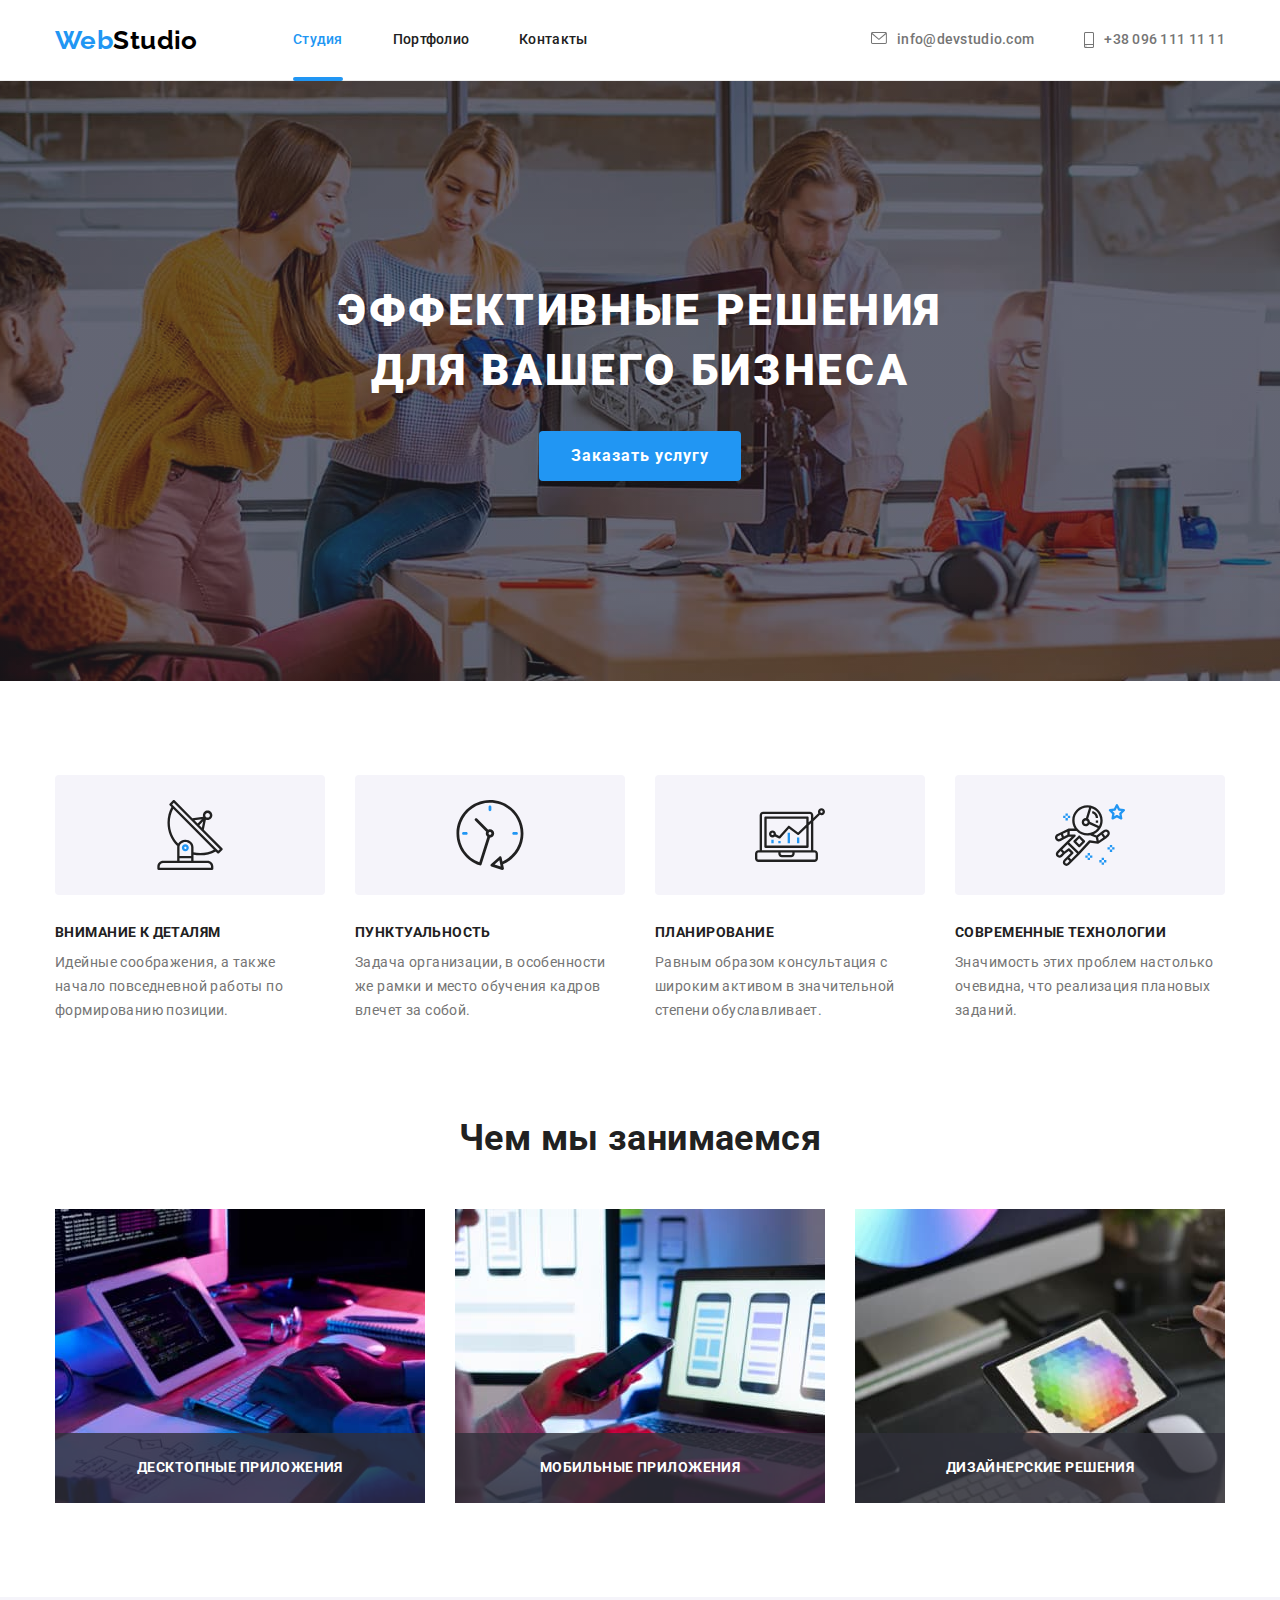
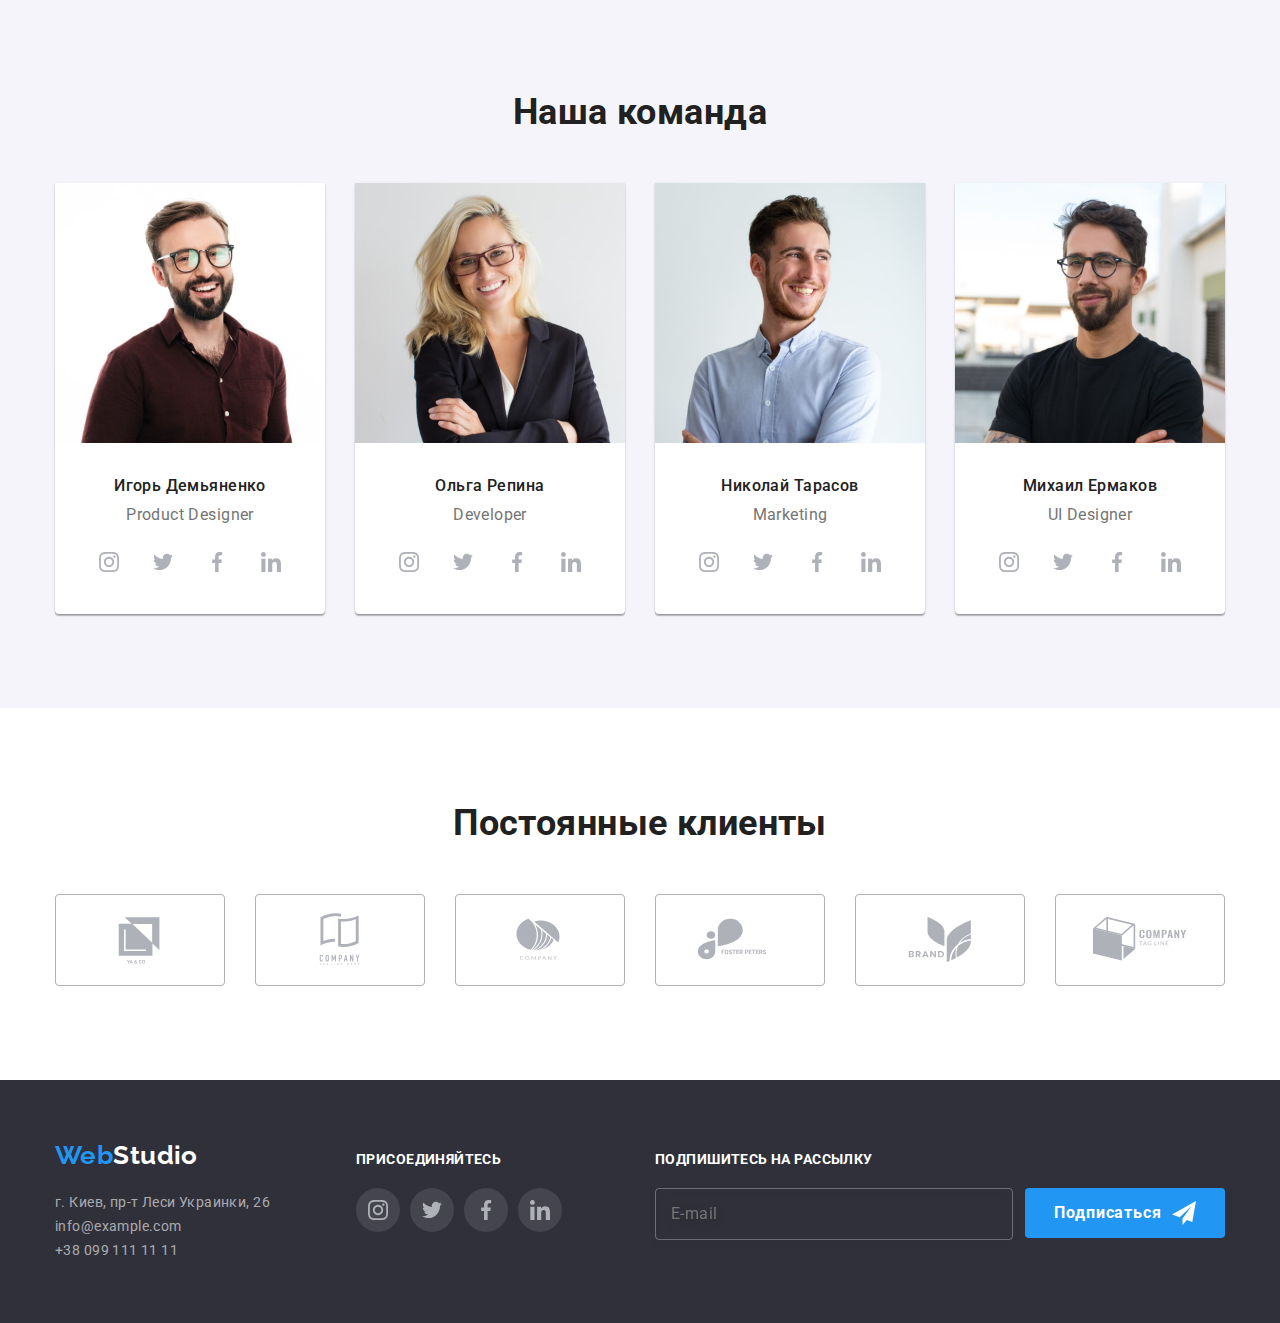
<file: index.html>
<!DOCTYPE html>
<html lang="ru">
<head>
    <meta charset="UTF-8">
    <meta http-equiv="X-UA-Compatible" content="IE=edge">
    <meta name="viewport" content="width=device-width, initial-scale=1.0">
    <title>Document</title>
    <link href="https://fonts.googleapis.com/css2?family=Raleway:wght@700&family=Roboto:wght@400;500;700;900&display=swap"
        rel="stylesheet">
    <link rel="stylesheet" href="https://cdnjs.cloudflare.com/ajax/libs/modern-normalize/1.1.0/modern-normalize.min.css">
    <link rel="stylesheet" href="./css/styles.css"/>
</head>
<body>
    <header>
        <div class="container main-nav">
        <nav class="main-nav">
            <a href="./index.html" class="logo">Web<span class="head-part">Studio</span></a>
            <ul class="site-nav">
                <li class="item"><a href="./index.html" class="current">Студия</a></li>
                <li class="item"><a href="./portfolio.html">Портфолио</a></li>
                <li class="item"><a href="">Контакты</a></li>
            </ul>
        </nav>
        <ul class="auth-nav">
            <li class="item"><a class="auth-nav-link" href="mailto:info@devstudio.com">
                <svg class="auth-nav-icon" width="16" height="12">
                    <use href="./images/icons.svg#envelope"></use>
                </svg>
                info@devstudio.com</a>
            </li>
            <li class="item"><a class="auth-nav-link" href="tel:+380961111111">
                <svg class="auth-nav-icon" width="10" height="16">
                    <use href="./images/icons.svg#smartphone"></use>
                </svg>
                +38 096 111 11 11</a>
            </li>
        </ul>
        </div>
    </header>
    <main class="studio-page">
        <div class="hero-background">
        <section class="hero">            
            <div class="container">
            <h1>Эффективные решения для вашего бизнеса</h1>
            <button data-modal-open type="button" class="filter-btn button-main">Заказать услугу</button>
            </div>
        </section>
        </div>
        <section class="section advantages">
            <div class="container">
            <h2 class="hidden">Преимущества работы с WebStudio</h2>
            <ul class="advantages-list">
                <li class="item">
                    <div class="icon">
                    <svg class="advantages-icon">
                        <use href="./images/icons.svg#antenna"></use>
                    </svg>
                    </div>
                    <h3 class="subtitle">Внимание к деталям</h3>
                    <p>Идейные соображения, а также начало повседневной работы по формированию позиции.</p>
                </li>
                <li class="item">
                    <div class="icon">
                    <svg class="advantages-icon">
                        <use href="./images/icons.svg#clock"></use>
                    </svg>
                    </div>
                    <h3 class="subtitle">Пунктуальность</h3>
                    <p>Задача организации, в особенности же рамки и место обучения кадров влечет за собой.</p>
                </li>
                <li class="item">
                    <div class="icon">
                    <svg class="advantages-icon">
                        <use href="./images/icons.svg#diagram"></use>
                    </svg>
                    </div>
                    <h3 class="subtitle">Планирование</h3>
                    <p>Равным образом консультация с широким активом в значительной степени обуславливает.</p>
                </li>
                <li class="item">
                    <div class="icon">
                    <svg class="advantages-icon">
                        <use href="./images/icons.svg#astronaut"></use>
                    </svg>
                    </div>
                    <h3 class="subtitle">Современные технологии</h3>
                    <p>Значимость этих проблем настолько очевидна, что реализация плановых заданий.</p>
                </li>
            </ul>
            </div>
        </section>
        <section class="section advantages">
            <div class="container">
            <h2 class="section-title">Чем мы занимаемся</h2>
            <ul class="advantages-list">
                <li class="photo-item"><img src="./images/image1.jpg" 
                         alt="человек печатает на клавиатуре на рабочем офисном месте" 
                         width="370"/>
                         <div class="block-descript">
                         <p class="photo-descript">Десктопные приложения</p>
                         </div>
                </li>
                <li class="photo-item"><img src="./images/image2.jpg"
                         alt="человек сидит за столом, перед ноутбуком и держит в руке телефон"
                         width="370"/>
                        <div class="block-descript">
                         <p class="photo-descript">Мобильные приложения</p></div>
                </li>
                <li class="photo-item"><img src="./images/image3.jpg"
                         alt="человек сидит за столом и держит в руках планшет" 
                         width="370"/>
                        <div class="block-descript">
                         <p class="photo-descript">Дизайнерские решения</p></div>
                </li>
            </ul>
            </div>
        </section>
        <section class="section team">
            <div class="container">
            <h2 class="section-title">Наша команда</h2>
            <ul class="team-list">
                <li class="team-item">
                    <img src="./images/igor.jpg" alt="Игорь Демьяненко" width="270"/>
                    <div class="card-item">
                    <h3 class="subtitle">Игорь Демьяненко</h3>
                    <p>Product Designer</p>
                    <ul class="team-contacts-list">
                        <li class="team-contacts">
                            <a class="team-link" href="">
                                <svg class="team-contacts-icon">
                            <use href="./images/icons.svg#instagram"></use>
                        </svg></a></li>
                        <li class="team-contacts">
                            <a class="team-link" href="">
                                <svg class="team-contacts-icon">
                            <use href="./images/icons.svg#twitter"></use>
                        </svg></a></li>
                        <li class="team-contacts">
                            <a class="team-link" href="">
                                <svg class="team-contacts-icon">
                            <use href="./images/icons.svg#facebook"></use>
                        </svg></a></li>
                        <li class="team-contacts">
                            <a class="team-link" href="">
                                <svg class="team-contacts-icon">
                            <use href="./images/icons.svg#linkedin"></use>
                        </svg></a></li>
                    </ul>
                    </div>
                </li>
                <li class="team-item">
                    <img src="./images/olga.jpg" alt="Ольга Репина" width="270"/>
                    <div class="card-item">
                    <h3 class="subtitle">Ольга Репина</h3>
                    <p>Developer</p>
                    <ul class="team-contacts-list">
                        <li class="team-contacts">
                            <a class="team-link" href="">
                                <svg class="team-contacts-icon">
                                    <use href="./images/icons.svg#instagram"></use>
                                </svg></a>
                        </li>
                        <li class="team-contacts">
                            <a class="team-link" href="">
                                <svg class="team-contacts-icon">
                                    <use href="./images/icons.svg#twitter"></use>
                                </svg></a>
                        </li>
                        <li class="team-contacts">
                            <a class="team-link" href="">
                                <svg class="team-contacts-icon">
                                    <use href="./images/icons.svg#facebook"></use>
                                </svg></a>
                        </li>
                        <li class="team-contacts">
                            <a class="team-link" href="">
                                <svg class="team-contacts-icon">
                                    <use href="./images/icons.svg#linkedin"></use>
                                </svg></a>
                        </li>
                    </ul>
                    </div>
                </li>
                <li class="team-item">
                    <img src="./images/nikolai.jpg" alt="Николай Тарасов" width="270"/>
                    <div class="card-item">
                    <h3 class="subtitle">Николай Тарасов</h3>
                    <p>Marketing</p>
                    <ul class="team-contacts-list">
                        <li class="team-contacts">
                            <a class="team-link" href="">
                                <svg class="team-contacts-icon">
                                    <use href="./images/icons.svg#instagram"></use>
                                </svg></a>
                        </li>
                        <li class="team-contacts">
                            <a class="team-link" href="">
                                <svg class="team-contacts-icon">
                                    <use href="./images/icons.svg#twitter"></use>
                                </svg></a>
                        </li>
                        <li class="team-contacts">
                            <a class="team-link" href="">
                                <svg class="team-contacts-icon">
                                    <use href="./images/icons.svg#facebook"></use>
                                </svg></a>
                        </li>
                        <li class="team-contacts">
                            <a class="team-link" href="">
                                <svg class="team-contacts-icon">
                                    <use href="./images/icons.svg#linkedin"></use>
                                </svg></a>
                        </li>
                    </ul>
                    </div>
                </li>
                <li class="team-item">                    
                    <img src="./images/michael.jpg" alt="Михаил Ермаков" width="270"/>
                    <div class="card-item">
                    <h3 class="subtitle">Михаил Ермаков</h3>
                    <p>UI Designer</p>
                    <ul class="team-contacts-list">
                        <li class="team-contacts">
                            <a class="team-link" href="">
                                <svg class="team-contacts-icon">
                                    <use href="./images/icons.svg#instagram"></use>
                                </svg></a>
                        </li>
                        <li class="team-contacts">
                            <a class="team-link" href="">
                                <svg class="team-contacts-icon">
                                    <use href="./images/icons.svg#twitter"></use>
                                </svg></a>
                        </li>
                        <li class="team-contacts">
                            <a class="team-link" href="">
                                <svg class="team-contacts-icon">
                                    <use href="./images/icons.svg#facebook"></use>
                                </svg></a>
                        </li>
                        <li class="team-contacts">
                            <a class="team-link" href="">
                                <svg class="team-contacts-icon">
                                    <use href="./images/icons.svg#linkedin"></use>
                                </svg></a>
                        </li>
                    </ul>
                    </div>
                </li>
            </ul>
            </div>
        </section>
        <section class="section clientel">
            <div class="container">
                <h2 class="section-title">Постоянные клиенты</h2>
                <ul class="clientel-list">
                    <li class="clientel-item">
                        <a class="clientel-link" href="">
                            <svg class="clientel-icon">
                                <use href="./images/icons.svg#logo"></use>
                            </svg>                            
                        </a>
                    </li>
                    <li class="clientel-item">
                        <a class="clientel-link" href="">
                            <svg class="clientel-icon">
                                <use href="./images/icons.svg#logo1"></use>
                            </svg>
                        </a>
                    </li>
                    <li class="clientel-item">
                        <a class="clientel-link" href="">
                            <svg class="clientel-icon">
                                <use href="./images/icons.svg#logo2"></use>
                            </svg>
                        </a>
                    </li>
                    <li class="clientel-item">
                        <a class="clientel-link" href="">
                            <svg class="clientel-icon">
                                <use href="./images/icons.svg#logo3"></use>
                            </svg>
                        </a>
                    </li>
                    <li class="clientel-item">
                        <a class="clientel-link" href="">
                            <svg class="clientel-icon">
                                <use href="./images/icons.svg#logo4"></use>
                            </svg>
                        </a>
                    </li>
                    <li class="clientel-item">
                        <a class="clientel-link" href="">
                            
                            <svg class="clientel-icon">
                                <use href="./images/icons.svg#logo5"></use>
                            </svg>
                        </a>
                    </li>
                </ul>
            </div>
        </section>
    </main>
    <footer>
        <div class="container footer">
        <div class="container-address">
        <a href="./index.html" class="logo">Web<span class="foot-part">Studio</span></a>
        <address>
            <ul>
                <li><a href="https://goo.gl/maps/piqngm7oDQpEDh6u6" target="_blank" rel="noopener nofollow noreferrer" class="map">г. Киев, пр-т Леси Украинки, 26</a></li>
                <li><a href="mailto:info@example.com" class="contact">info@example.com</a></li>
                <li><a href="tel:+380991111111" class="contact">+38 099 111 11 11</a></li>
            </ul>
        </address>
        </div>
        <div class="container-link">
            <p class="invitation">Присоединяйтесь</p>
            <ul class="company-contacts-list">
                <li class="company-contacts-item">
                    <a class="company-contacts-link" href="">
                        <svg class="company-contacts-icon">
                            <use href="./images/icons.svg#instagram-f"></use>
                        </svg>
                    </a>
                </li>
                <li class="company-contacts-item">
                    <a class="company-contacts-link" href="">
                        <svg class="company-contacts-icon">
                            <use href="./images/icons.svg#twitter-f"></use>
                        </svg>
                    </a>
                </li>
                <li class="company-contacts-item">
                    <a class="company-contacts-link" href="">
                        <svg class="company-contacts-icon">
                            <use href="./images/icons.svg#facebook-f"></use>
                        </svg>
                    </a>
                </li>
                <li class="company-contacts-item">
                    <a class="company-contacts-link" href="">
                        <svg class="company-contacts-icon">
                            <use href="./images/icons.svg#linkedin-f"></use>
                        </svg>
                    </a>
                </li>
            </ul>
        </div>
        <div class="container-subscription">
            <p class="subscription-invitation">Подпишитесь на рассылку</p>
            <form class="subscription">
                <label class="subscription-label">
                    <input class="subscription-input" type="email" name="mail" placeholder="E-mail"/>
                </label>
                    <button class="btn-subscription" type="submit">Подписаться
                        <svg class="subscription-icon">
                            <use class="subscription-img" href="./images/icons.svg#subscription"></use>
                        </svg>
                    </button>
            </form>   
        </div>
        </div>
    </footer>
    <div class="backdrop is-hidden" data-modal>
        <div class="modal">
            <button data-modal-close class="modal-btn">
                <svg class="modal-icon">
                    <use href="./images/icons.svg#close-black"></use>
                </svg>
            </button>
            <div class="modal-form">
                <p class="title">Оставьте свои данные, мы вам перезвоним</p>
                <form class="modal-form-list">
                    <label>
                        <span class="name">Имя</span><span class="modal-form-item"><input class="modal-form-input" type="text" name="user-name" />
                        <svg class="modal-form-icon">
                            <use class="modal-form-img" href="./images/icons.svg#user-name"></use>
                        </svg></span>
                    </label>
                    <label>
                        <span class="name">Телефон</span><span class="modal-form-item"><input class="modal-form-input" type="tel" name="user-phone" />
                            <svg class="modal-form-icon">
                                <use class="modal-form-img" href="./images/icons.svg#phone"></use>
                            </svg></span>
                    </label>
                    <label>
                        <span class="name">Почта</span><span class="modal-form-item"><input class="modal-form-input" type="mail" name="mail" />
                            <svg class="modal-form-icon">
                                <use class="modal-form-img" href="./images/icons.svg#mail"></use>
                            </svg></span>
                    </label>
                    <label>
                        <span class="name">Комментарий</span><textarea class="modal-form-input" name="feedback" rows="5"
                            placeholder="Введите текст"></textarea>
                    </label>
                    <label>
                        <input class="modal-form-input" type="checkbox" name="policy" value="policy" />
                        <svg class="checkbox">
                            <use class="modal-form-img" href="./images/icons.svg#icon-submit"></use>
                        </svg>
                        Соглашаюсь с рассылкой и
                        принимаю <a href="">Условия договора</a>
                    </label>
                    <button class="btn-modal-submit" type="submit">Отправить
                    </button>
                </form>
            </div>
        </div>
    </div>
    <script src="./js/modal.js"></script>
</body>
</html>
</file>
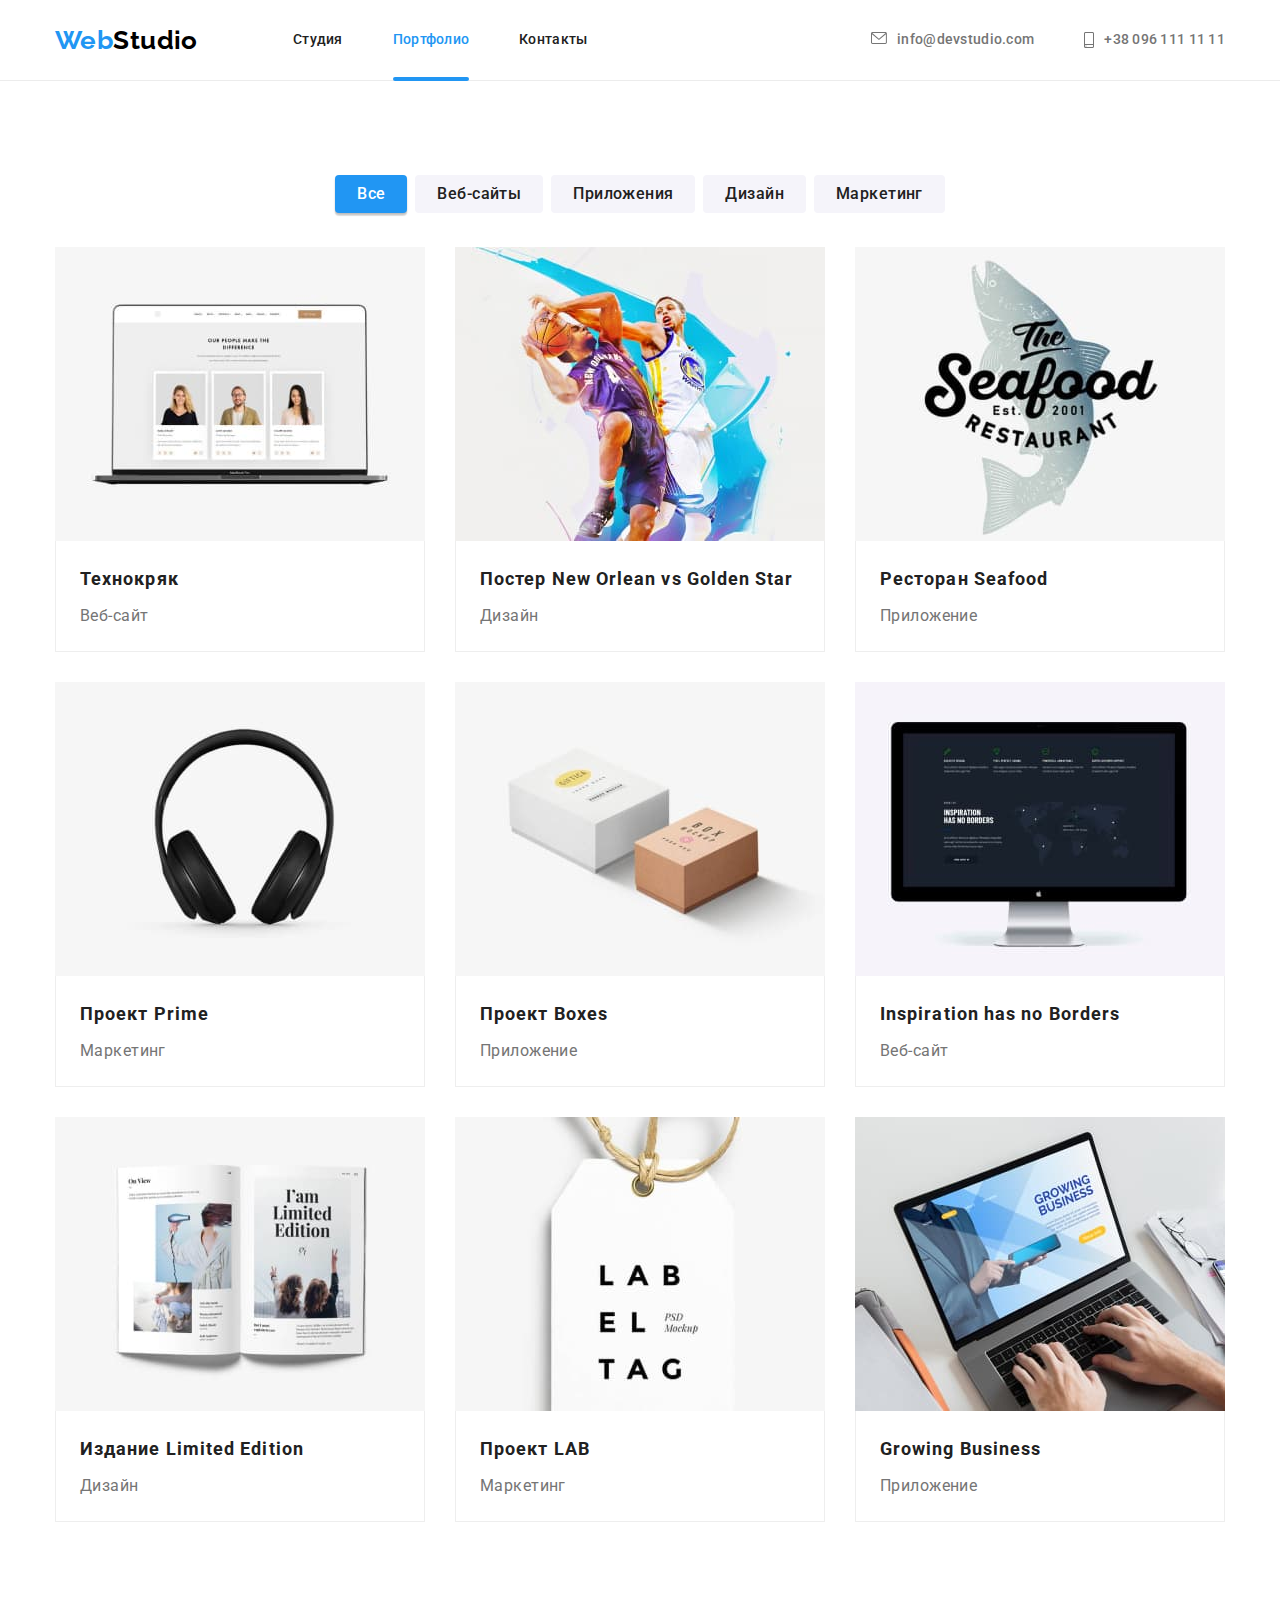
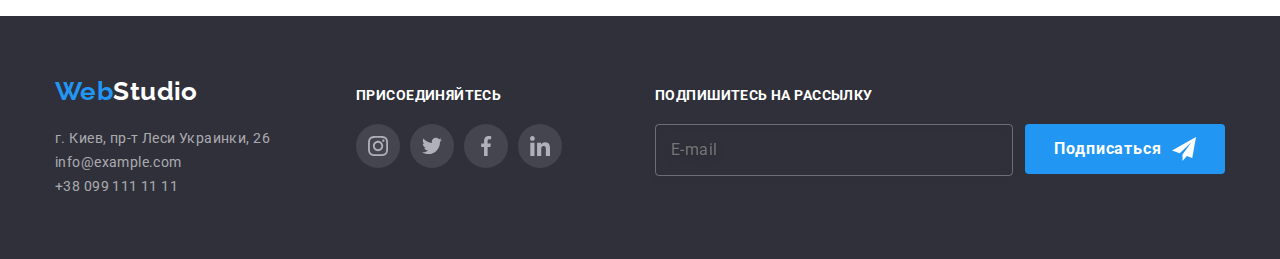
<file: portfolio.html>
<!DOCTYPE html>
<html lang="ru">
<head>
    <meta charset="UTF-8">
    <meta http-equiv="X-UA-Compatible" content="IE=edge">
    <meta name="viewport" content="width=device-width, initial-scale=1.0">
    <title>Document</title>
    <link href="https://fonts.googleapis.com/css2?family=Raleway:wght@700&family=Roboto:wght@400;500;700;900&display=swap"
        rel="stylesheet">
    <link rel="stylesheet" href="https://cdnjs.cloudflare.com/ajax/libs/modern-normalize/1.1.0/modern-normalize.min.css">
    <link rel="stylesheet" href="./css/styles.css"/>
</head>
<body>
    <header>
        <div class="container main-nav">
        <nav class="main-nav">
            <a href="./index.html" class="logo">Web<span class="head-part">Studio</span></a>
            <ul class="site-nav">
                <li class="item"><a href="./index.html">Студия</a></li>
                <li class="item"><a href="./portfolio.html" class="current">Портфолио</a></li>
                <li class="item"><a href="">Контакты</a></li>
            </ul>
        </nav>
        <ul class="auth-nav">
            <li class="item"><a class="auth-nav-link" href="mailto:info@devstudio.com">
                    <svg class="auth-nav-icon" width="16" height="12">
                        <use href="./images/icons.svg#envelope"></use>
                    </svg>
                    info@devstudio.com</a>
            </li>
            <li class="item"><a class="auth-nav-link" href="tel:+380961111111">
                    <svg class="auth-nav-icon" width="10" height="16">
                        <use href="./images/icons.svg#smartphone"></use>
                    </svg>
                    +38 096 111 11 11</a>
            </li>
        </ul>
        </div>
    </header>
    <main class="portfolio-page">
        <div class="container">
        <h1 class="hidden">Примеры работ</h1>
        <ul class="filter">
            <li><button type="button" class="filter-btn current">Все</button></li>
            <li><button type="button" class="filter-btn">Веб-сайты</button></li>
            <li><button type="button" class="filter-btn">Приложения</button></li>
            <li><button type="button" class="filter-btn">Дизайн</button></li>
            <li><button type="button" class="filter-btn">Маркетинг</button></li>
        </ul>
        <ul class="portfolio-list">
            <li class="item">
                <a class="link" href="">
                    <div class="card-img"><img src="./images/tech.jpg" alt="страница сайта на экране ноутбука" width="370"/>
                    <div class="overlay-text">Ресурс предлагает комплексные предложения с разным уровнем функционала и сервисов. Все это позволит посетителю получить
                    исчерпывающие сведения о компании или частном лице.</div>
                    </div>                    
                <div class="card-item">        
                    <h2 class="subtitle">Технокряк</h2>
                    <p>Веб-сайт</p>
                </div>
                </a>
            </li>
            <li class="item">
                <a class="link" href="">
                <div class="card-img"><img src="./images/basketball.jpg" alt="два баскетболиста" width="370" />
                    <div class="overlay-text">Ресурс предлагает комплексные предложения с разным уровнем функционала и сервисов. Все это
                        позволит посетителю получить
                        исчерпывающие сведения о компании или частном лице.</div>
                </div>
                <div class="card-item">
                    <h2 class="subtitle">Постер New Orlean vs Golden Star</h2>
                    <p>Дизайн</p>
                </div>
            </a>
            </li>
            <li class="item">
                <a class="link" href="">
                    <div class="card-img"><img src="./images/seafood.jpg"
                        alt="логотип ресторана Seafood" width="370" />
                    <div class="overlay-text">Ресурс предлагает комплексные предложения с разным уровнем функционала и сервисов. Все это
                        позволит посетителю получить
                        исчерпывающие сведения о компании или частном лице.</div></div>
                <div class="card-item">        
                    <h2 class="subtitle">Ресторан Seafood</h2>
                    <p>Приложение</p>
                </div>
            </a>
            </li>
            <li class="item">
                <a class="link" href="">
                    <div class="card-img" ><img src="./images/prime.jpg" alt="наушники" width="370"/>
                    <div class="overlay-text">Ресурс предлагает комплексные предложения с разным уровнем функционала и сервисов. Все это
                        позволит посетителю получить
                        исчерпывающие сведения о компании или частном лице.</div>
                    </div>
                    <div class="card-item">        
                    <h2 class="subtitle">Проект Prime</h2>
                    <p>Маркетинг</p>
                </div>
            </a>
            </li>
            <li class="item">
                <a class="link" href="">
                <div class="card-img"><img src="./images/boxes.jpg" alt="две картонные коробки" width="370" />
                <div class="overlay-text">Ресурс предлагает комплексные предложения с разным уровнем функционала и сервисов. Все это
                    позволит посетителю получить
                    исчерпывающие сведения о компании или частном лице.</div>
                </div>
                <div class="card-item">        
                    <h2 class="subtitle">Проект Boxes</h2>
                    <p>Приложение</p>
                </div>
            </a>
            </li>
            <li class="item">
                <a class="link" href="">
                <div class="card-img" ><img src="./images/inspiration.jpg" alt="страница сайта на экране монитора" width="370" />
                <div class="overlay-text">Ресурс предлагает комплексные предложения с разным уровнем функционала и сервисов. Все это
                    позволит посетителю получить
                    исчерпывающие сведения о компании или частном лице.</div>
                </div>
                    <div class="card-item">        
                    <h2 class="subtitle">Inspiration has no Borders</h2>
                    <p>Веб-сайт</p>
                </div>
            </a>
            </li>
            <li class="item">
                <a class="link" href="">
                <div class="card-img" ><img src="./images/limited-edition.jpg" alt="страница журнала" width="370" />
                <div class="overlay-text">Ресурс предлагает комплексные предложения с разным уровнем функционала и сервисов. Все это
                    позволит посетителю получить
                    исчерпывающие сведения о компании или частном лице.</div>
                </div>
                    <div class="card-item">        
                    <h2 class="subtitle">Издание Limited Edition</h2>
                    <p>Дизайн</p>
                </div>
            </a>
            </li>
            <li class="item">
                <a class="link" href="">
                <div class="card-img"><img src="./images/lab.jpg" alt="бирка" width="370" />
                <div class="overlay-text">Ресурс предлагает комплексные предложения с разным уровнем функционала и сервисов. Все это
                    позволит посетителю получить
                    исчерпывающие сведения о компании или частном лице.</div>
                </div>
                    <div class="card-item">        
                    <h2 class="subtitle">Проект LAB</h2>
                    <p>Маркетинг</p>
                </div>
            </a>
            </li>
            <li class="item">
                <a class="link" href="">
                <div class="card-img"><img src="./images/business.jpg" alt="страница сайта на экране ноутбука" width="370" />
                <div class="overlay-text">Ресурс предлагает комплексные предложения с разным уровнем функционала и сервисов. Все это
                    позволит посетителю получить
                    исчерпывающие сведения о компании или частном лице.</div>
                </div>
                    <div class="card-item">        
                    <h2 class="subtitle">Growing Business</h2>
                    <p>Приложение</p>
                </div>
            </a>
            </li>
        </div>
        </ul>
    </main>
    <footer>
        <div class="container footer">
            <div class="container-address">
                <a href="./index.html" class="logo">Web<span class="foot-part">Studio</span></a>
                <address>
                    <ul>
                        <li><a href="https://goo.gl/maps/piqngm7oDQpEDh6u6" target="_blank"
                                rel="noopener nofollow noreferrer" class="map">г. Киев, пр-т Леси Украинки, 26</a></li>
                        <li><a href="mailto:info@example.com" class="contact">info@example.com</a></li>
                        <li><a href="tel:+380991111111" class="contact">+38 099 111 11 11</a></li>
                    </ul>
                </address>
            </div>
            <div class="container-link">
                <p class="invitation">Присоединяйтесь</p>
                <ul class="company-contacts-list">
                    <li class="company-contacts-item">
                        <a class="company-contacts-link" href="">
                            <svg class="company-contacts-icon">
                                <use href="./images/icons.svg#instagram-f"></use>
                            </svg>
                        </a>
                    </li>
                    <li class="company-contacts-item">
                        <a class="company-contacts-link" href="">
                            <svg class="company-contacts-icon">
                                <use href="./images/icons.svg#twitter-f"></use>
                            </svg>
                        </a>
                    </li>
                    <li class="company-contacts-item">
                        <a class="company-contacts-link" href="">
                            <svg class="company-contacts-icon">
                                <use href="./images/icons.svg#facebook-f"></use>
                            </svg>
                        </a>
                    </li>
                    <li class="company-contacts-item">
                        <a class="company-contacts-link" href="">
                            <svg class="company-contacts-icon">
                                <use href="./images/icons.svg#linkedin-f"></use>
                            </svg>
                        </a>
                    </li>
                </ul>
            </div>
            <div class="container-subscription">
                <p class="subscription-invitation">Подпишитесь на рассылку</p>
                <form class="subscription">
                    <label class="subscription-label">
                        <input class="subscription-input" type="email" name="mail" placeholder="E-mail" />
                    </label>
                    <button class="btn-subscription" type="submit">Подписаться
                        <svg class="subscription-icon">
                            <use class="subscription-img" href="./images/icons.svg#subscription"></use>
                        </svg>
                    </button>
                </form>
            </div>
        </div>
    </footer>
    </body>
    </html>
</file>
<file: css/styles.css>
:root {
    --title-text-color: #212121;
    --secondary-text-color: #2196f3;
    --text-color: #757575;
    --white-color: #ffffff;
}

body {
    color: var(--text-color);
    background-color: var(--white-color);
    font-family: roboto, sans-serif;
    font-size: 14px;
    letter-spacing: 0.03em;
}

ul {
    list-style: none;
    padding: 0;
    margin: 0;
}

.container {
    margin-left: auto;
    margin-right: auto;
    width: 1200px;
    padding-left: 15px;
    padding-right: 15px;
}

/* header */
header {
    border-bottom: 1px solid #ececec;
}
nav > a[href] {
    display: inline-block;
    min-width: 145px;
    }
.logo {
    color: var(--secondary-text-color);
    font-family: raleway, sans-serif;
    font-weight: 700;
    font-size: 26px;
    line-height: 1.19;
    text-decoration: none;
    }
.head-part {
    color: #000000;
}
.foot-part {
    color: var(--white-color);
}

/* site-nav*/
.main-nav {
    display: flex;
    align-items: center;
}
.site-nav {
    display: flex;
    margin-left: 93px;
}
.site-nav .item {
    position: relative;
}
.site-nav .item:not(:last-child) {
    margin-right: 50px;
}
.site-nav a {
    color: var(--title-text-color);
    font-weight: 500;
    line-height: 1.14;
    letter-spacing: 0.02em;
    text-decoration: none;
    padding-top: 32px;
    padding-bottom: 32px;
    display: block;
}
.site-nav .current {
    color: var(--secondary-text-color);
}
.site-nav .current::after {
    content: '';

    position: absolute;
    left: 0;
    bottom: -1px;

    display: block;
    width: 100%;
    height: 4px;

    background-color: var(--secondary-text-color);
    border-radius: 2px;
}
.site-nav a:hover,
.site-nav a:focus {
    color: var(--secondary-text-color);
}

/* auth-nav */
.auth-nav .auth-nav-link {
    color: var(--text-color);
    font-weight: 500;
    line-height: 1.14;
    letter-spacing: 0.02em;
    text-decoration: none;
}
.auth-nav .auth-nav-link:hover,
.auth-nav .auth-nav-link:focus {
    color: var(--secondary-text-color);
}
.auth-nav-icon {
    fill: currentColor;
}
.auth-nav-link {
    display: flex;
    gap: 10px;
}
.auth-nav .item + .item {
    margin-left: 50px;
}
.auth-nav {
    display: flex;
    margin-left: auto;
}

/* section titles */
.hero h1 {
    color: var(--white-color);
    font-weight: 900;
    font-size: 44px;
    line-height: 1.36;
    letter-spacing: 0.06em;
    text-transform: uppercase;
    margin: 0 auto 30px;
    width: 696px;
}
.hero-background {
    max-width: 1600px;
    height: 600px;
    margin-left: auto;
    margin-right: auto;
    background-color: rgb(47, 48, 58);
    background-image: linear-gradient(
        to right,
        rgba(47, 48, 58, 0.4),
        rgba(47, 48, 58, 0.4)
    ),
        url("../images/hero.jpg");
    background-repeat: no-repeat;
    background-position: center;
    background-size: cover;
}
.portfolio-page .subtitle {
    font-size: 18px;
    line-height: 2;
    letter-spacing: 0.06em;
    margin-bottom: 4px;
    }
.section-title {
    font-size: 36px;
    line-height: 1.17;
    text-align: center;
    margin-bottom: 50px;
}
.section-title,
.subtitle {
    color: var(--title-text-color);
    font-weight: 700;
    margin-top: 0;
    }
.subtitle {
    margin-bottom: 10px;
}
.advantages .subtitle {
    font-size: inherit;
    line-height: 1.14;
    text-transform: uppercase;
    }
.team .subtitle {
    font-weight: 500;
}
.team .subtitle,
.section.team p {
    font-size: 16px;
    line-height: 1.19;
    text-align: center;
}
.hidden {
    position: absolute;
    width: 1px;
    height: 1px;
    margin: -1px;
    border: 0;
    padding: 0;
    white-space: nowrap;
    clip-path: inset(100%);
    clip: rect(0 0 0 0);
    overflow: hidden;
}


/* sections */
.hero {
    text-align: center;
    padding-bottom: 200px;
    padding-top: 200px;
}
.team {
    background-color: #f5f4fa;
}
.advantages {
    margin-top: 0;
}
.advantages-icon {
    width: 70px;
    height: 70px;
}
.advantages-list .icon {
    display: flex;
    justify-content: center;
    align-items: center;
    width: 270px;
    height: 120px;
    margin-bottom: 30px;

    background: #F5F4FA;

    border-radius: 4px;
}
.advantages + .advantages {
    padding-top: 0;
    margin-top: 0;
}
.advantages .item > p {
    line-height: 1.71;
}
.advantages-list {
    display: flex;
    justify-content: center;
}
.advantages-list .item {
    width: 270px;
    margin-left: 30px;
}
.advantages-list .item:first-child {
    margin-left: 0;
}
.advantages-list .photo-item {
    position: relative;
    display: block;
    height: 100%;
    width: 370px;
    margin-left: 30px;
}
.advantages-list .photo-item img {
    display: block;
}
.advantages-list .photo-item:first-child {
    margin-left: 0;
}
.block-descript {
    content: '';
    
    position: absolute;
    
    left: 0;
    bottom: 0;
    width: 100%;
    height: 70px;
        
    background: rgba(47, 48, 58, 0.8);
}
.advantages-list .photo-descript {
    min-width: 100%;
    margin: 0;
    padding: 27px;
    
  font-weight: 700;
  font-style: normal;
  line-height: 1.14;
  text-align: center;
  text-transform: uppercase;
  color: #FFFFFF;
}
.team-list,
.clientel-list,
.team-contacts-list {
    display: flex;
    justify-content: center;
}
.team-list .team-item {
    width: 270px;
    margin-left: 30px;
    background-color: #ffffff;
    border-radius: 0 0 4px 4px;
    box-shadow: 0px 1px 3px rgba(0, 0, 0, 0.12), 0px 1px 1px rgba(0, 0, 0, 0.14), 0px 2px 1px rgba(0, 0, 0, 0.2);
}
.team-list .team-item:first-child {
    margin-left: 0;
}
.team-link {
    display: flex;
    justify-content: center;
    align-items: center;
    gap: 10px;
    width: 100%;
    text-decoration: none;
    color: #AFB1B8;
}
.team-contacts {
    display: flex;
    justify-content: center;
    width: 44px;
    height: 44px;

    background-color: #FFFFFF;
    border-radius: 50%;

    transition: background-color 250ms cubic-bezier(0.4, 0, 0.2, 1), fill 250ms cubic-bezier(0.4, 0, 0.2, 1);
}
.team-contacts-list {
    gap: 10px;
}
.team-contacts-icon {
    width: 20px;
    height: 20px;
    fill: #AFB1B8;
}
.team .card-item > p {
    margin-bottom: 16px;
}
.portfolio-page a {
    text-decoration: none;
}
.portfolio-page p {
    color: var(--text-color);
    font-size: 16px;
    line-height: 1.88;
    margin-top: 0;
    margin-bottom: 20px;
    }
.portfolio-page p:last-child {
    margin-bottom: 0;
}
.portfolio-page {
    padding-top: 94px;
    padding-bottom: 94px;
}
.section {
    padding-top: 94px;
    padding-bottom: 94px;
}
p {
    margin-top: 0;
    margin-bottom: 0;
}
.section.team {
    margin-bottom: 0;
    margin-top: 0;
}
.filter {
    display: flex;
    justify-content: center;
    margin-bottom: 34px;
}
.filter li:nth-child(n+2) {
    margin-left: 8px;
}
.team img {
    margin-bottom: 30px;
}
.team .team-item {
    padding-bottom: 30px;
}
.portfolio-list {
    display: flex;
    flex-wrap: wrap;
    justify-content: center;
}
.portfolio-list .item {
    width: 370px;
    margin-left: 30px;
    margin-bottom: 30px;
    overflow: hidden;
}
.portfolio-list .item:hover {
box-shadow: 0px 1px 3px rgba(0, 0, 0, 0.12),
0px 1px 1px rgba(0, 0, 0, 0.14),
0px 2px 1px rgba(0, 0, 0, 0.2);
}
.portfolio-list .item:nth-child(3n+1) {
    margin-left: 0;
}
.portfolio-list .item:nth-child(n+7) {
    margin-bottom: 0;
}
.portfolio-list .card-item {
    padding: 20px 24px;
    border: 1px solid #eeeeee;
    border-top: none;
}
.portfolio-list img {
    display: block;
}
.portfolio-list .link {
    display: flex;
    flex-direction: column;
}
.portfolio-list .card-img {
    position: relative;
    overflow: hidden;
}

.portfolio-list .overlay-text {
    position: absolute;
    top: 0;
    
    display: flex;
    align-items: center;
    width: 100%;
    height: 100%;
    padding: 0 24px;

    color: #FFFFFF;
    font-size: 18px;
    line-height: 1.56;
    background-color: rgba(33, 150, 243, 0.9);
    opacity: 0;
}
.card-img .overlay-text {
    transform: translateY(100%);
    transition: transform 250ms cubic-bezier(0.4, 0, 0.2, 1), opacity 250ms cubic-bezier(0.4, 0, 0.2, 1);
}

.portfolio-list .item:hover .overlay-text {
    opacity: 1;
    transform: translateY(0);
    transition: transform 250ms cubic-bezier(0.4, 0, 0.2, 1), opacity 250ms cubic-bezier(0.4, 0, 0.2, 1);
}
.portfolio-list .item:hover .card-img {
    overflow: hidden;
}
.clientel-link {
    display: flex;
    width: 170px;
    height: 92px;
    justify-content: center;
    align-items: center;
    border: 1px solid #AFB1B8;
    border-radius: 4px;
    text-decoration: none;
    color: #AFB1B8;
}
.clientel-item {
    display: flex;
}
.clientel-list {
    gap: 30px;
}
.clientel-icon {
    width: 106px;
    height: 60px;
    fill: #AFB1B8;
}
.clientel-link:hover .clientel-icon,
.clientel-link:focus .clientel-icon {
    fill: var(--secondary-text-color);
}
.clientel-link:hover,
.clientel-link:focus {
    border: 1px solid var(--secondary-text-color);
}
.team-link:hover .team-contacts-icon,
.team-link:focus .team-contacts-icon {
    fill: #ffffff;
}
.team-contacts:hover,
.team-contacts:focus {
    background-color: var(--secondary-text-color);
    border-radius: 50%;

    transition: background-color 250ms cubic-bezier(0.4, 0, 0.2, 1), fill 250ms cubic-bezier(0.4, 0, 0.2, 1);
}

/* buttons */
.filter-btn.button-main {
    color: var(--white-color);
    background-color: var(--secondary-text-color);
    font-weight: 700;
    line-height: 1.88;
    letter-spacing: 0.06em;
    padding: 10px 32px;
    min-width: 200px;
    }
.filter-btn {
    color: var(--title-text-color);
    background-color: #f5f4fa;
    font-weight: 500;
    font-family: inherit;
    font-size: 16px;
    font-style: normal;
    line-height: 1.62;
    letter-spacing: inherit;
    text-align: center;
    cursor: pointer;
    border-radius: 4px;
    border-width: 0;
    padding: 6px 22px;
    display: inline-block;
}
.filter-btn.current {
    color: #ffffff;
    background-color: var(--secondary-text-color);
    box-shadow: 0px 3px 1px rgba(0, 0, 0, 0.1), 0px 1px 2px rgba(0, 0, 0, 0.08), 0px 2px 2px rgba(0, 0, 0, 0.12);
}
.filter-btn:hover,
.filter-btn:focus {
    color: var(--white-color);
    background-color: var(--secondary-text-color);
    box-shadow: 0px 3px 1px rgba(0, 0, 0, 0.1), 0px 1px 2px rgba(0, 0, 0, 0.08), 0px 2px 2px rgba(0, 0, 0, 0.12);
}

/* footer */
footer {
    background-color: #2f303a;
    padding-top: 60px;
    padding-bottom: 60px;
}
.footer {
    display: flex;
}
.container-address {
    width: 231px;
}
.container-link {
    max-width: 206px;
    margin-left: 70px;
    margin-right: 0;
    padding-left: 0;
    flex-grow: 1;
}
footer > .container .logo {
    display: inline-block;
    min-width: 145px;
    padding-bottom: 20px;
}
.map {
    color: var(--white-color);
    margin-bottom: 9px;
}
address .contact,
address .map {
    color: rgba(255, 255, 255, 0.6);
    font-style: normal;
    line-height: 1.71;
    text-decoration: none;
}
address .contact:first-child {
    margin-bottom: 9px;
}
.invitation,
.subscription-invitation {
    padding-top: 12px;
    margin-bottom: 20px;
    margin-right: 0;

    text-transform: uppercase;
    font-style: normal;
    font-weight: 700;
    font-size: 14px;
    line-height: 1.14;
    letter-spacing: 0.03em;
    color: #FFFFFF;
}
.company-contacts-list {
    display: flex;
    justify-content: left;
    gap: 10px;
}
.company-contacts-icon {
    width: 20px;
    height: 20px;
    fill: #AFB1B8;
}
.company-contacts-item {
    display: flex;
    justify-content: center;
    width: 44px;
    height: 44px;
    background-color: rgba(255, 255, 255, 0.1);
    border-radius: 50%;
}
.company-contacts-link {
    display: flex;
    justify-content: center;
    align-items: center;
    gap: 10px;
    width: 100%;
    text-decoration: none;
    color: #AFB1B8;
}
.contact:hover,
.contact:focus {
    color: var(--secondary-text-color);
}
.company-contacts-link:hover .company-contacts-icon,
.company-contacts-link:focus .company-contacts-icon {
    fill: #ffffff;

}
.company-contacts-item:hover,
.company-contacts-item:focus {
    background-color: var(--secondary-text-color);
    border-radius: 50%;
}
.btn-subscription,
.btn-modal-submit {
    display: inline-flex;
    justify-content: center;
    align-items: center;
    gap: 10px;
    width: 200px;
    height: 50px;
    margin-left: 12px;
    padding: 0;
    border: 0;

    font-family: 'Roboto';
    font-style: normal;
    font-weight: 700;
    font-size: 16px;
    line-height: 1.88;
    text-align: center;
    letter-spacing: 0.06em;

    background-color: var(--secondary-text-color);
    color: #FFFFFF;
    border-radius: 4px;
}
.btn-modal-submit {
    margin-left: 124px;
    margin-right: 124px;
    
    
}
.btn-subscription:hover,
.btn-modal-submit:hover {
    cursor: pointer;
    box-shadow: 0px 4px 4px rgba(0, 0, 0, 0.15);
}
.subscription-icon {
    display: inline-block;
    width: 24px;
    height: 24px;
    fill: #FFFFFF;
    color: #FFFFFF;
}
.subscription-img {
    display: block;
    width: 100%;
    height: 100%;
}
.subscription .subscription-label {
    width: 358px;
    height: 50px;
    
}
.subscription .subscription-input {
    width: 358px;
    margin: 0;
    padding-top: 15px;
    padding-bottom: 15px;
    padding-left: 15px;
    padding-right: 0;
    
    background-color: transparent;
    border: 1px solid rgba(255, 255, 255, 0.3);
        filter: drop-shadow(0px 4px 4px rgba(0, 0, 0, 0.15));
        border-radius: 4px;
}
.subscription {
    display: flex;
}
.subscription .subscription-input[placeholder] {
    font-family: 'Roboto';
    font-style: normal;
    font-weight: 400;
    font-size: 16px;
    line-height: 1.25;
    
    letter-spacing: 0.03em;

    color: rgba(255, 255, 255, 0.6);
}
.container-subscription {
    margin-left: 93px;
}

/*-----------modal window-----------*/
.backdrop {
    position: fixed;
    top: 0;
    left: 0;
    width: 100%;
    height: 100%;
    background: rgba(0, 0, 0, 0.2);

    opacity: 1;
    transition: opacity 250ms cubic-bezier(0.4, 0, 0.2, 1);
}
.modal {
    position: absolute;
    top: 50%;
    left: 50%;
    transform: translate(-50%, -50%);

    display: flex;
    justify-content: center;
    align-items: center;

    height: 581px;
    width: 528px;

    background-color: #FFFFFF;
    visibility: visible;
    opacity: 1;
    transform: translate(-50%, -50%) scale(1);
    transition: transform 250ms cubic-bezier(0.4, 0, 0.2, 1), opacity 250ms cubic-bezier(0.4, 0, 0.2, 1);
}
.modal-icon {
    display: block;
    width: 18px;
    height: 18px;
    margin: auto;
}
.modal-btn {
    position: absolute;
    top: 8px;
    right: 8px;
    
    padding: 0;
    
    width: 30px;
    height: 30px;

    border: 1px solid rgba(0, 0, 0, 0.1);
    border-radius: 50%;
    background-color: #FFFFFF;

    transition: fill 250ms cubic-bezier(0.4, 0, 0.2, 1);
}
.modal-btn:hover,
.modal-btn:focus {
    cursor: pointer;
    fill: var(--secondary-text-color);
    outline-width: 0;
    transition: fill 250ms cubic-bezier(0.4, 0, 0.2, 1);
}
.backdrop.is-hidden {
    opacity: 0;
    pointer-events: none;
    transition: opacity 250ms cubic-bezier(0.4, 0, 0.2, 1);
    visibility: hidden;
}
.backdrop.is-hidden .modal {
    opacity: 0;
    transform: translate(-50%, -50%) scale(1.2);
    transition: transform 250ms cubic-bezier(0.4, 0, 0.2, 1), opacity 250ms cubic-bezier(0.4, 0, 0.2, 1);
}
.modal-form {
    position: absolute;
    top: 50%;
    left: 50%;
    width: 448px;
      
    transform: translate(-50%, -50%);
}
.modal-form .title {
    text-align: center;
}
.modal-form-input {
    width: 100%;
    padding-left: 36px;
}
.modal-form-list>label:nth-child(-n+4) .modal-form-input {
    border: 1px solid rgba(33, 33, 33, 0.2);
    border-radius: 4px;
    
    transition: border 250ms cubic-bezier(0.4, 0, 0.2, 1);
}
.modal-form-input[placeholder] {
    font-size: 12px;
        line-height: 1.17;
        letter-spacing: 0.01em;
    
        color: rgba(117, 117, 117, 0.5);
}
.name {
    display: block;
    margin-bottom: 4px;
    column-gap: 10px;

    font-weight: 400;
        font-size: 12px;
        line-height: 1.17;
        letter-spacing: 0.01em;
    
        color: #757575;
}
.modal-form-list>label:nth-child(-n+3) .modal-form-input {
    height: 40px;
}
.modal-form-list>label:nth-child(4) .modal-form-input {
    padding: 12px 16px;
    resize: none;
}
.modal-form-list>label {
    margin-bottom: 10px;
}
.modal-form-list>label:nth-child(4) {
    margin-bottom: 20px;
}
.modal-form-list>label:nth-child(5) {
    margin-bottom: 30px;
}
.modal-form-list>label:nth-child(5) .modal-form-input {
    -webkit-appearance: none;
    -moz-appearance: none;
    appearance: none;
}
.checkbox {
    display: inline-block;
    width: 16px;
    height: 15px;
    fill: #FFFFFF;
    border: 2px solid var(--title-text-color);
    border-radius: 2px;
    background-size: contain;
}
.modal-form-list>label:nth-child(5) .modal-form-input:checked + .checkbox {
    background-color: #2196f3;
    border: 2px solid var(--secondary-text-color);
    border-radius: 2px;
    
}
.modal-form-list {
    display: flex;
    flex-direction: column;
}
.modal-form-list>label:nth-child(-n+4) .modal-form-input:hover,
.modal-form-list>label:nth-child(-n+4) .modal-form-input:focus {
    border: 1px solid var(--secondary-text-color);
    transition: border 250ms cubic-bezier(0.4, 0, 0.2, 1);
    outline-width: 0;
}
.modal-form .title {
    margin-bottom: 12px;
    font-weight: 700;
    font-size: 20px;
    line-height: 1.15;
    text-align: center;
    letter-spacing: 0.03em;
    
    color: #212121;
}
.modal-form-icon,
.modal-form-img {
    position: absolute;
    width: 18px;
    height: 18px;
}
.modal-form-icon {
    top: 50%;
    left: 12px;
    
    transform: translate(0%, -50%);
    transition: fill 250ms cubic-bezier(0.4, 0, 0.2, 1);
}
.modal-form-input:hover + .modal-form-icon,
.modal-form-input:focus + .modal-form-icon{
    fill: var(--secondary-text-color);
    transition: fill 250ms cubic-bezier(0.4, 0, 0.2, 1);
}
.modal-form-item {
    position: relative;
}
</file>
